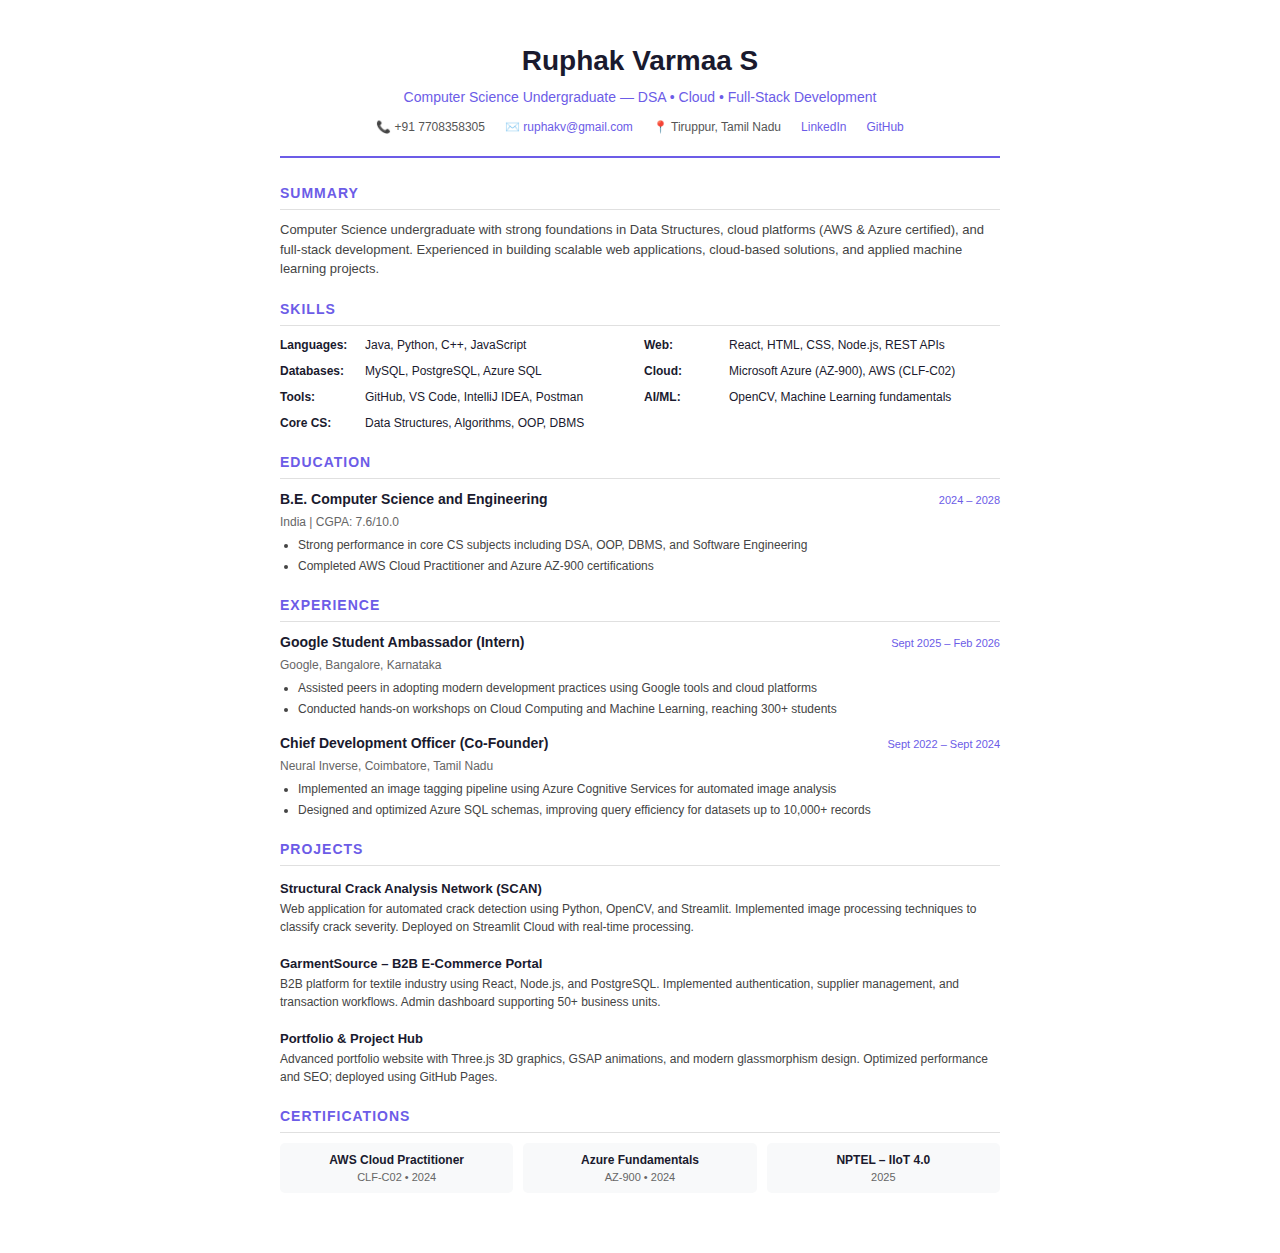
<file: resume.html>
<!DOCTYPE html>
<html lang="en">
<head>
    <meta charset="UTF-8">
    <meta name="viewport" content="width=device-width, initial-scale=1.0">
    <title>Ruphak Varmaa S - Resume</title>
    <style>
        * { margin: 0; padding: 0; box-sizing: border-box; }
        body {
            font-family: 'Segoe UI', Tahoma, Geneva, Verdana, sans-serif;
            line-height: 1.5;
            color: #1a1a2e;
            background: #fff;
            padding: 40px;
            max-width: 800px;
            margin: 0 auto;
        }
        .header {
            text-align: center;
            margin-bottom: 25px;
            padding-bottom: 20px;
            border-bottom: 2px solid #6c5ce7;
        }
        h1 { font-size: 28px; color: #1a1a2e; margin-bottom: 5px; }
        .subtitle { font-size: 14px; color: #6c5ce7; margin-bottom: 10px; }
        .contact-info {
            display: flex;
            justify-content: center;
            gap: 20px;
            flex-wrap: wrap;
            font-size: 12px;
            color: #555;
        }
        .contact-info a { color: #6c5ce7; text-decoration: none; }
        .section { margin-bottom: 20px; }
        .section-title {
            font-size: 14px;
            font-weight: 700;
            color: #6c5ce7;
            text-transform: uppercase;
            letter-spacing: 1px;
            margin-bottom: 10px;
            padding-bottom: 5px;
            border-bottom: 1px solid #e0e0e0;
        }
        .summary { font-size: 13px; color: #444; }
        .skills-grid {
            display: grid;
            grid-template-columns: repeat(2, 1fr);
            gap: 8px;
            font-size: 12px;
        }
        .skills-grid div { display: flex; gap: 5px; }
        .skills-grid strong { color: #1a1a2e; min-width: 80px; }
        .experience-item, .project-item { margin-bottom: 15px; }
        .exp-header {
            display: flex;
            justify-content: space-between;
            align-items: baseline;
            margin-bottom: 3px;
        }
        .exp-title { font-size: 14px; font-weight: 600; color: #1a1a2e; }
        .exp-date { font-size: 11px; color: #6c5ce7; }
        .exp-company { font-size: 12px; color: #666; margin-bottom: 5px; }
        ul { padding-left: 18px; font-size: 12px; color: #444; }
        li { margin-bottom: 3px; }
        .project-title { font-size: 13px; font-weight: 600; color: #1a1a2e; }
        .project-desc { font-size: 12px; color: #444; }
        .cert-grid { display: grid; grid-template-columns: repeat(3, 1fr); gap: 10px; font-size: 12px; }
        .cert-item { background: #f8f9fa; padding: 8px; border-radius: 5px; text-align: center; }
        .cert-name { font-weight: 600; color: #1a1a2e; }
        .cert-year { font-size: 11px; color: #666; }
        @media print {
            body { padding: 20px; }
            .section { page-break-inside: avoid; }
        }
    </style>
</head>
<body>
    <header class="header">
        <h1>Ruphak Varmaa S</h1>
        <p class="subtitle">Computer Science Undergraduate — DSA • Cloud • Full-Stack Development</p>
        <div class="contact-info">
            <span>📞 +91 7708358305</span>
            <span>✉️ <a href="mailto:ruphakv@gmail.com">ruphakv@gmail.com</a></span>
            <span>📍 Tiruppur, Tamil Nadu</span>
            <span><a href="https://linkedin.com/in/ruphakvarmaa">LinkedIn</a></span>
            <span><a href="https://github.com/ruphakvarmaa">GitHub</a></span>
        </div>
    </header>

    <section class="section">
        <h2 class="section-title">Summary</h2>
        <p class="summary">
            Computer Science undergraduate with strong foundations in Data Structures, cloud platforms (AWS & Azure certified),
            and full-stack development. Experienced in building scalable web applications, cloud-based solutions, and applied
            machine learning projects.
        </p>
    </section>

    <section class="section">
        <h2 class="section-title">Skills</h2>
        <div class="skills-grid">
            <div><strong>Languages:</strong> Java, Python, C++, JavaScript</div>
            <div><strong>Web:</strong> React, HTML, CSS, Node.js, REST APIs</div>
            <div><strong>Databases:</strong> MySQL, PostgreSQL, Azure SQL</div>
            <div><strong>Cloud:</strong> Microsoft Azure (AZ-900), AWS (CLF-C02)</div>
            <div><strong>Tools:</strong> GitHub, VS Code, IntelliJ IDEA, Postman</div>
            <div><strong>AI/ML:</strong> OpenCV, Machine Learning fundamentals</div>
            <div><strong>Core CS:</strong> Data Structures, Algorithms, OOP, DBMS</div>
        </div>
    </section>

    <section class="section">
        <h2 class="section-title">Education</h2>
        <div class="experience-item">
            <div class="exp-header">
                <span class="exp-title">B.E. Computer Science and Engineering</span>
                <span class="exp-date">2024 – 2028</span>
            </div>
            <p class="exp-company">India | CGPA: 7.6/10.0</p>
            <ul>
                <li>Strong performance in core CS subjects including DSA, OOP, DBMS, and Software Engineering</li>
                <li>Completed AWS Cloud Practitioner and Azure AZ-900 certifications</li>
            </ul>
        </div>
    </section>

    <section class="section">
        <h2 class="section-title">Experience</h2>
        <div class="experience-item">
            <div class="exp-header">
                <span class="exp-title">Google Student Ambassador (Intern)</span>
                <span class="exp-date">Sept 2025 – Feb 2026</span>
            </div>
            <p class="exp-company">Google, Bangalore, Karnataka</p>
            <ul>
                <li>Assisted peers in adopting modern development practices using Google tools and cloud platforms</li>
                <li>Conducted hands-on workshops on Cloud Computing and Machine Learning, reaching 300+ students</li>
            </ul>
        </div>
        <div class="experience-item">
            <div class="exp-header">
                <span class="exp-title">Chief Development Officer (Co-Founder)</span>
                <span class="exp-date">Sept 2022 – Sept 2024</span>
            </div>
            <p class="exp-company">Neural Inverse, Coimbatore, Tamil Nadu</p>
            <ul>
                <li>Implemented an image tagging pipeline using Azure Cognitive Services for automated image analysis</li>
                <li>Designed and optimized Azure SQL schemas, improving query efficiency for datasets up to 10,000+ records</li>
            </ul>
        </div>
    </section>

    <section class="section">
        <h2 class="section-title">Projects</h2>
        <div class="project-item">
            <span class="project-title">Structural Crack Analysis Network (SCAN)</span>
            <p class="project-desc">Web application for automated crack detection using Python, OpenCV, and Streamlit. Implemented image processing techniques to classify crack severity. Deployed on Streamlit Cloud with real-time processing.</p>
        </div>
        <div class="project-item">
            <span class="project-title">GarmentSource – B2B E-Commerce Portal</span>
            <p class="project-desc">B2B platform for textile industry using React, Node.js, and PostgreSQL. Implemented authentication, supplier management, and transaction workflows. Admin dashboard supporting 50+ business units.</p>
        </div>
        <div class="project-item">
            <span class="project-title">Portfolio & Project Hub</span>
            <p class="project-desc">Advanced portfolio website with Three.js 3D graphics, GSAP animations, and modern glassmorphism design. Optimized performance and SEO; deployed using GitHub Pages.</p>
        </div>
    </section>

    <section class="section">
        <h2 class="section-title">Certifications</h2>
        <div class="cert-grid">
            <div class="cert-item">
                <div class="cert-name">AWS Cloud Practitioner</div>
                <div class="cert-year">CLF-C02 • 2024</div>
            </div>
            <div class="cert-item">
                <div class="cert-name">Azure Fundamentals</div>
                <div class="cert-year">AZ-900 • 2024</div>
            </div>
            <div class="cert-item">
                <div class="cert-name">NPTEL – IIoT 4.0</div>
                <div class="cert-year">2025</div>
            </div>
        </div>
    </section>
</body>
</html>
</file>
